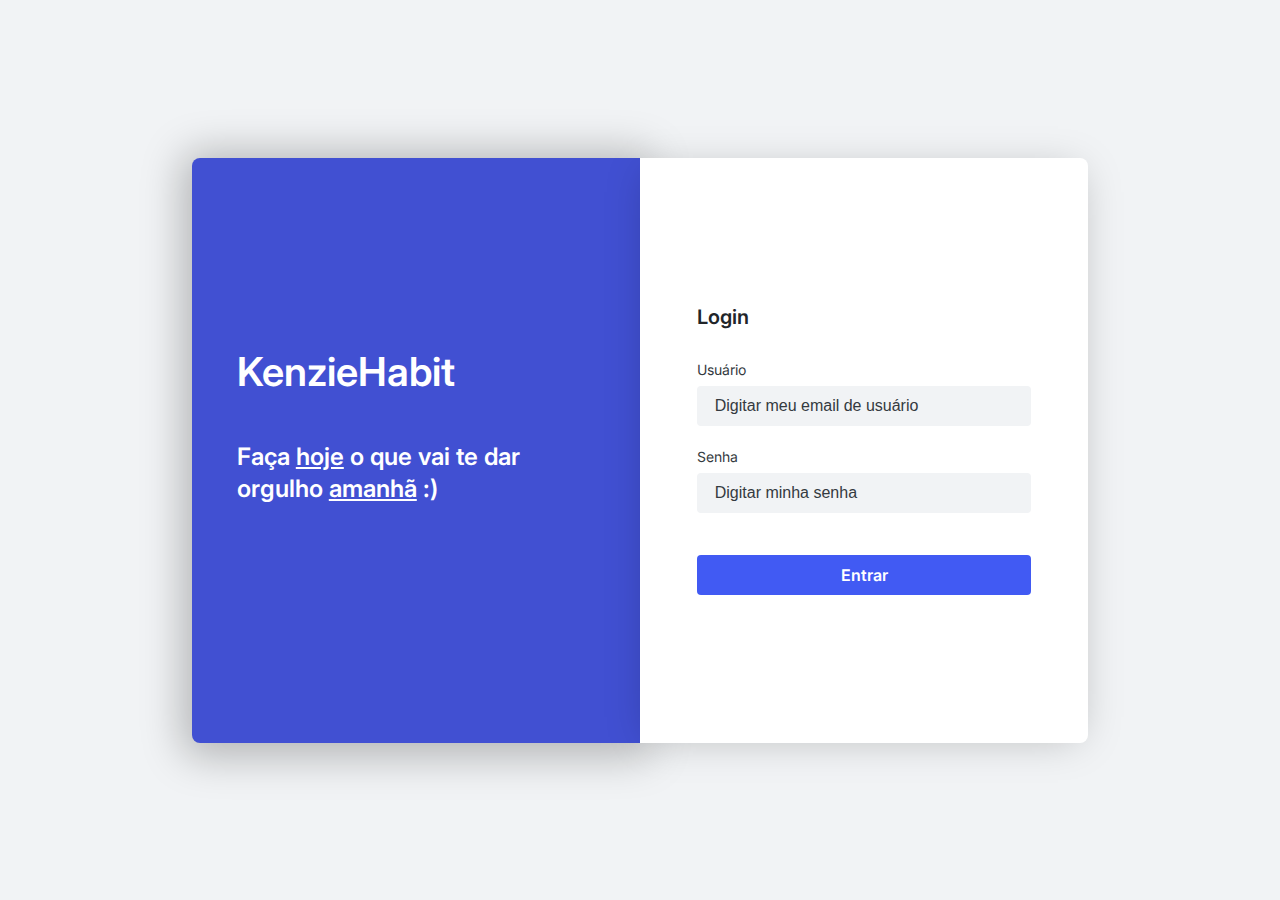
<file: index.html>
<!DOCTYPE html>
<html lang="pt-br">

<head>
  <meta charset="UTF-8" />
  <meta http-equiv="X-UA-Compatible" content="IE=edge" />
  <meta name="viewport" content="width=device-width, initial-scale=1.0" />
  <title>KenzieHabit</title>
  <link rel="shortcut icon" href="/src/assets/img/logo-kenzie.png" type="image/x-icon">

  <!-- Google Fonts: Inter -->
  <link rel="preconnect" href="https://fonts.googleapis.com">
  <link rel="preconnect" href="https://fonts.gstatic.com" crossorigin>
  <link href="https://fonts.googleapis.com/css2?family=Inter:wght@100;200;300;400;500;600;700;800;900&display=swap"
    rel="stylesheet">

  <!-- CSS -->
  <base href="/">
  <link rel="stylesheet" href="src/css/base.css">
  <link rel="stylesheet" href="src/css/reset.css">
  <link rel="stylesheet" href="src/css/login.style.css">
</head>

<body class="fadeIn">

  <main>

    <section class="main_initialInfo">

      <h1>KenzieHabit</h1>

      <div class="main_initialInfo_initialPhrase">

        <p>Faça <u>hoje</u> o que vai te dar orgulho <u>amanhã</u> :)</p>
        <!-- <p><span>Não importa o quão lento você vá desde que você não pare.</span></p> -->

      </div>

    </section>

    <section class="main_loginForm">

      <form action="">

        <h2>Login</h2>

        <div class="main_loginForm_inputs">

          <div class="loginForm_inputs_userEmail">

            <label for="userEmail">Usuário</label>
            <input type="email" id="userEmail" name="userEmail" placeholder="Digitar meu email de usuário" required>

          </div>

          <div class="loginForm_inputs_password">

            <label for="password">Senha</label>
            <input type="password" id="password" name="password" placeholder="Digitar minha senha" required>

          </div>

          <button>Entrar</button>

        </div>

      </form>

    </section>

  </main>

  <script type="module" src="src/js/controllers/login.controller.js"></script>

</body>

</html>
</file>
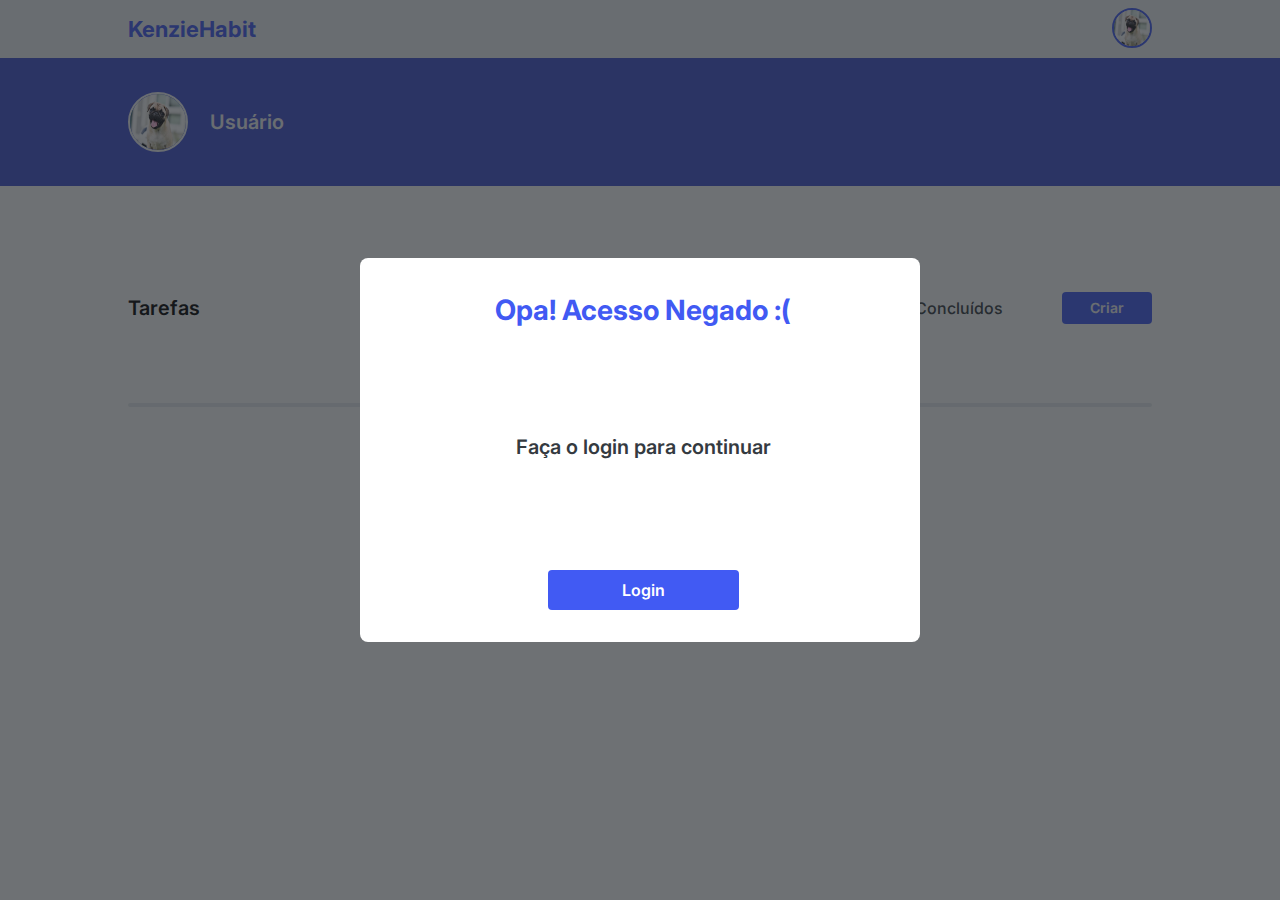
<file: src/pages/user.page.html>
<!DOCTYPE html>
<html lang="pt-br">

<head>
    <meta charset="UTF-8">
    <meta http-equiv="X-UA-Compatible" content="IE=edge">
    <meta name="viewport" content="width=device-width, initial-scale=1.0">
    <title>KenzieHabit</title>
    <link rel="shortcut icon" href="/src/assets/img/logo-kenzie.png" type="image/x-icon">


    <!-- Google Fonts: Inter -->
    <link rel="preconnect" href="https://fonts.googleapis.com">
    <link rel="preconnect" href="https://fonts.gstatic.com" crossorigin>
    <link href="https://fonts.googleapis.com/css2?family=Inter:wght@100;200;300;400;500;600;700;800;900&display=swap"
        rel="stylesheet">

    <!-- CSS -->
    <base href="/">
    <link rel="stylesheet" href="src/css/base.css">
    <link rel="stylesheet" href="src/css/reset.css">
    <link rel="stylesheet" href="src/css/user.style.css">

</head>


<body class="fadeIn">


    <header>

        <h1>KenzieHabit</h1>

        <div class="header_div">

            <img class="header_userImage" src="src/assets/img/default.jpg">

        </div>

        <div class="profile_actions fadeIn_modal">
            <div class="profile_actions_settings">
                <img src="src/assets/img/iconUser.svg" alt="">
                <p>Editar perfil</p>
            </div>
    
            <div id="user_logout" class="profile_actions_settings">
                <img src="src/assets/img/logout.svg" alt="">
                <p>Sair do App</p>
            </div>
        </div>

    </header>

    <section class="section_userInfo">

        <img class="section_userInfo_image" src="src/assets/img/default.jpg">

        <h2 class="section_userInfo_name">Usuário</h2>

    </section>

    <main>

        <section class="section_habits">

            <h2 class="section_habits_title">Tarefas</h2>

            <nav>

                <button class="btn_filter_all">Todos</button>
                <button class="btn_filter_concluded">Concluídos</button>
                <button class="btn_create">Criar</button>

            </nav>

        </section>

        <table>

            <thead>

                <tr>

                    <th class="th_status" scope="col">Status</th>
                    <th class="th_title" scope="col">Título</th>
                    <th class="th_description" scope="col">Descrição</th>
                    <th class="th_category" scope="col">Categoria</th>
                    <th class="th_edit" scope="col">Editar</th>

                </tr>

            </thead>

            <tbody>

            </tbody>

        </table>

        <button class="btn_showMore">Carregar mais</button>

    </main>


    <div class="modal_noAccess"> 

        <div class="modal_noAccess_inner">
            
            <h1>Opa! Acesso Negado :(</h1>
            <p>Faça o login para continuar</p>

            <button class="btn_login">Login</button>

        </div>
        
    </div>

    <div class="edit_habit_modal">
        <div class="inner_edit_habit_modal fadeIn_modal">
            <div class="edit_modal_header">
                <h2>Editar hábito</h2>
                <button id="close_edit_modal_button"><img src="/src/assets/img/x-close.svg" alt=""></button>
            </div>
            <form class="edit_habit_form" action="#">
                <div class="title_div">
                    <label for="habit-title">Título</label>
                    <input name="habit-title" id="habit_title" placeholder="Título a ser alterado aqui" required>
                </div>
                <div class="description_div">
                    <label for="habit_description">Descrição</label>
                    <textarea name="habit-description" id="habit_description" cols="30" rows="5"
                        placeholder="Descrição a ser alterada aqui"></textarea>
                </div>
                <div class="category_div">
                    <label for="habit-category">Categoria</label>
                    <select name="habit-category" id="habit-category">
                        <option value="casa">Casa</option>
                        <option value="estudos">Estudo</option>
                        <option value="lazer">Lazer</option>
                        <option value="trabalho">Trabalho</option>
                        <option value="saude">Saúde</option>
                    </select>
                </div>
            </form>
            <div class="modal_btns_div">
                <button id="delete_habit_button" name="delete_habit_button">Excluir</button>
                <button id="save_changes_habit_button" name="save_changes_habit_button">Salvar alterações</button>
            </div>
        </div>
    </div>

    <div class="modal">

        <div class="container_createHabit fadeIn_modal">

            <div class="modal_createHabit" >

                <div class="createHabit_inner">

                    <div class="createHabit_innerTitle">Criar Hábito</div>
                    <button class="createHabit_innerButton" type="button"><img src="/src/assets/img/x-close.svg" alt=""></button>

                </div>

                <form action="" class="createHabit_form">

                    <div class="createHabit_title">
                        <label for="title">Título</label>
                        <input type="text" name="title" id="title" placeholder="Digitar título" required>
                    </div>

                    <div class="createHabit_description">
                        <label for="description">Descrição</label>
                        <textarea name="" id="create_habit_description" placeholder="Digitar descrição"></textarea>
                    </div>

                    <div class="createHabit_category">
                        <label for="create_habit_category">Categoria</label>
                        <select name="" id="category" class="create_habit_category">
                            <option value="casa">Casa</option>
                            <option value="estudos">Estudo</option>
                            <option value="lazer">Lazer</option>
                            <option value="trabalho">Trabalho</option>
                            <option value="saude">Saúde</option>
                        </select>
                    </div>

                    <div class="button_insert">
                        <button type="button" id="create_habit_btn">Inserir</button>
                    </div>

                </form>

            </div>

        </div>

    </div>

    <div class="modal_exclude">
        <div class="modal_exclude_container fadeIn_modal">
            <div class="modal_exclude_title">
                <h2>Excluir hábito</h2>
                <button id="close_exclude_habit_modal_button"><img src="/src/assets/img/x-close.svg" alt=""></button>
            </div>
            <div class="modal_exclude_question">Certeza que deseja excluir este hábito?</div>
            <div class="modal_exclude_alert">Após executar essa ação não será possível desfazer</div>
            <div class="modal_exclude_buttons">
                <button id="cancel_action_button" name="cancel_action_button">Cancelar</button>
                <button id="confirm_action_button" name="confirm_action_button">Sim, excluir este hábito</button>
            </div>
        </div>
    </div>

    <div class="modal_edit_profile">
        <div class="edit_profile_container fadeIn_modal">
            <div class="edit_profile_title">
                <h2>Editar perfil</h2>
                <button id="close_edit_profile_button"><img src="/src/assets/img/x-close.svg" alt=""></button>
            </div>
            <form action="">
                <div class="edit_profile_name">
                    <label for="edit-profile-name">Nome</label>
                    <input name="edit_profile_name" id="edit_profile_name">
                </div>
                <div class="edit_profile_url">
                    <label for="edit-profile-url">URL da imagem do perfil</label>
                    <input type="url" name="edit_profile_url" id="edit_profile_url">
                </div>
            </form>
            <div class="edit_profile_button">
                <button id="edit_profile_save_button" name="edit_profile_save_button">Salvar alterações</button>
            </div>
        </div>
    </div>

    <div class="modal_success">
        <div class="modal_success_container">
            <div class="modal_success_left">
                <div class="modal_success_circle">
                    <img src="/src/assets/img/checkSignal.svg" alt="">
                </div>
            </div>
            <div class="modal_success_right">
                <h2>Sucesso!</h2>
                <h3>Seu hábito foi criado</h3>
            </div>
        </div>
    </div>

    <div class="modal_not_created">
        <div class="modal_not_created_container">
            <div class="modal_not_created_left">
                <div class="modal_not_created_circle">
                    <img src="/src/assets/img/x-closeWhite.svg" alt="">
                </div>
            </div>
            <div class="modal_not_created_right">
                <h2>Ops, algo deu errado!</h2>
                <h3>Seu hábito não foi criado</h3>
            </div>
        </div>
    </div>
    
  
    <script type="module" src="/src/js/controllers/user.controller.js"></script>

</body>

</html>
</file>
<file: src/css/base.css>
:root {

    /* ------------------ main colors -------------------- */

    --color-blue: 65, 90, 243; /* brand-1 */
    --color-blue-dark: 65, 80, 210; /* brand-2 */
    --color-blue-light: 215, 228, 251; /* brand-3 */
    
    /* ------------------ grey scale --------------------- */

    --color-grey1: 33, 37, 41;
    --color-grey2: 52, 58, 64;
    --color-grey3: 173, 181, 189;
    --color-grey4: 233, 236, 239;
    --color-grey5: 241, 243, 245;
    --color-grey6: 241, 243, 245;

    --color-white: 255, 255, 255;

    /* ---------------- feedback colors ------------------ */

    --color-green: 86, 207, 142; /* success */
    --color-red-light: 230, 68, 69; /* error-1 */
    --color-red: 240, 56, 57; /* error-2 */

    /* ------------------ font base ---------------------- */

    --font-base: 'Inter', sans-serif; 


}
</file>
<file: src/css/login.style.css>
/* 
Transition fadeIn 
fonte: https://www.tutoriart.com.br/como-criar-transicao-fade-com-css-no-carregamento-da-pagina-e-imagens/#:~:text=fadeIn%20%C3%A9%20o%20valor%20da,zero%20e%20terminando%20em%201).
*/

@-webkit-keyframes fadeIn {
    0%   { opacity: 0; }
    100% { opacity: 1; } 
    }
    @-moz-keyframes fadeIn {
    0%   { opacity: 0;}
    100% { opacity: 1; }
    }
    @-o-keyframes fadeIn {
    0%   { opacity: 0; }
    100% { opacity: 1; }
    }
    @keyframes fadeIn {
    0%   { opacity: 0; }
    100% { opacity: 1; }
}

.fadeIn {
    -webkit-animation: fadeIn 1.5s ease-in-out;
    -moz-animation:    fadeIn 1.5s ease-in-out;
    -o-animation:      fadeIn 1.5s ease-in-out;
    animation:         fadeIn 1.5s ease-in-out;
}

.fadeIn_modal {
    -webkit-animation: fadeIn 0.25s ease-in-out;
    -moz-animation:    fadeIn 0.25s ease-in-out;
    -o-animation:      fadeIn 0.25s ease-in-out;
    animation:         fadeIn 0.25s ease-in-out;
}

html, body {
    color:       rgba(var(--color-blue), 1);
    width:       100vw;
    height:      100vh;
    font-family: var(--font-base);
}

body {
    display:          flex;
    align-items:      center;
    flex-direction:   column;
    justify-content:  center;
    background-color: rgba(var(--color-grey6), 1);
}

main {
    width:          80%;
    height:         90%;
    display:        flex;
    min-width:      256px;
    max-width:      480px;
    min-height:     570px;
    max-height:     810px;
    box-shadow:     0px 4px 40px -10px rgba(0, 0, 0, 0.25);
    flex-direction: column;
}

section {
    width:           100%;
    height:          50%;
    padding:         .935rem;
    display:         flex;
    align-items:     center;
    flex-direction:  column;
    justify-content: center;
}

.main_initialInfo {
    gap:              1.35rem;
    color:            rgba(var(--color-white), 1);
    border-radius:    8px 8px 0 0;
    background-color: rgba(var(--color-blue-dark), 1);
    height: 100%;
    display: flex;
    justify-content: center;
    align-items: center;
}

.main_initialInfo h1 {
    font-size:   1.625rem;
    font-weight: 600;
    line-height: 2.6294rem;
}

.main_initialInfo_initialPhrase {
    gap:            .625rem;
    display:        flex;
    text-align:     left;
    flex-direction: column;
    justify-content: center;
    align-items: center;
}

.main_initialInfo_initialPhrase p {
    font-size:   1.375rem;
    text-align:  left;
    font-weight: 600;
    line-height: 2rem;  
}

.main_initialInfo_initialPhrase p span {
    color:       rgba(var(--color-grey6), 1);
    font-size:   .875rem;
    font-weight: 400;
    line-height: 2rem;
}

.main_loginForm {
    border-radius:    0 0 8px 8px;
    flex-direction:   column;
    background-color: white;
}

.main_loginForm form {
    gap:             1.25rem;
    width:           100%;
    height:          100%;
    display:         flex;
    flex-direction:  column;
    justify-content: center;
}

.main_loginForm form h2 {
    color:       rgba(var(--color-grey1), 1);
    font-size:   1.25rem;
    font-weight: 600;
    line-height: 1.5rem;
}

.main_loginForm_inputs {
    gap:            1.25rem;
    display:        flex;
    flex-direction: column;
}

.main_loginForm_inputs div {
    gap:            .625rem;
    display:        flex;
    flex-direction: column;  
}

label {
    color:       rgba(var(--color-grey2), 1);
    font-size:   0.875rem;
    font-weight: 400;
    line-height: 1.0625rem; 
}

input {
    border:           none;
    height:           1.875rem;
    padding-left:     .625rem;
    border-radius:    4px;
    background-color: rgba(var(--color-grey6), 1);
}

input, input::placeholder {
    color:       rgba(var(--color-grey2), 1);
    font-size:   0.9rem;
    font-weight: 400;
}

input:focus {
    outline-color: rgba(var(--color-blue), 1);
}

input:invalid {
    outline-color: rgba(var(--color-red-light), 1);
}

button {
    color:            white;
    width:            14.125rem;
    height:           2.5rem ;
    font-size:        1rem;
    max-width:        20.625rem;
    align-self:       center;
    font-weight:      600;
    border-radius:    4px;
    background-color: rgba(var(--color-blue), 1);
}

button:hover {
    cursor:           pointer;
    background-color: rgba(var(--color-blue-dark), 1);
}

@media (min-width: 768px) {

    main {
        width:          70%;
        height:         65%;
        min-width:      0;
        max-width:      1080px;
        min-height:     500px;
        max-height:     700px;
        box-shadow:     none;
        flex-direction: row;
    }

    section {
        width:  50%;
        height: 100%; 
    }

    .main_initialInfo {
        gap: 3rem;
        display: flex;
        padding: 10% 5% 15% 5%;
        border-radius: 8px 0 0 8px;
        flex-direction: column;
        justify-content: center;
        align-items: center;
        box-shadow:    0px 4px 40px 10px rgba(0, 0, 0, 0.25);
    }

    .main_initialInfo h1 {
        width:      100%;
        font-size:  2.5rem;
        text-align: left;
    }

    .main_initialInfo_initialPhrase {
        gap:             0;
        display:         flex;
        flex-direction:  column;
        justify-content: space-between;
        
    }

    .main_initialInfo_initialPhrase p {
        font-size: 1.5rem;
    }

    .main_initialInfo_initialPhrase span {
        font-size: 1rem;
    }

    .main_loginForm {
        box-shadow:    0px 4px 40px -10px rgba(0, 0, 0, 0.25);
        border-radius: 0 8px 8px 0;
    }

    .main_loginForm form {
        gap:             2rem;
        padding:         0 10%;
        justify-content: center;
    }

    .main_loginForm_inputs {
        gap:       1.375rem;
        min-width: 100%;
    }

    .main_loginForm_inputs div {
        gap: .5rem;
    }

    input {
        height: 2.5rem;
        padding:      0 1.125rem;
    }

    input, input::placeholder {
        font-size: 1rem;  
    }

    button {
        width:      100%;
        max-width:  none;
        margin-top: 20px;
    }
}
</file>
